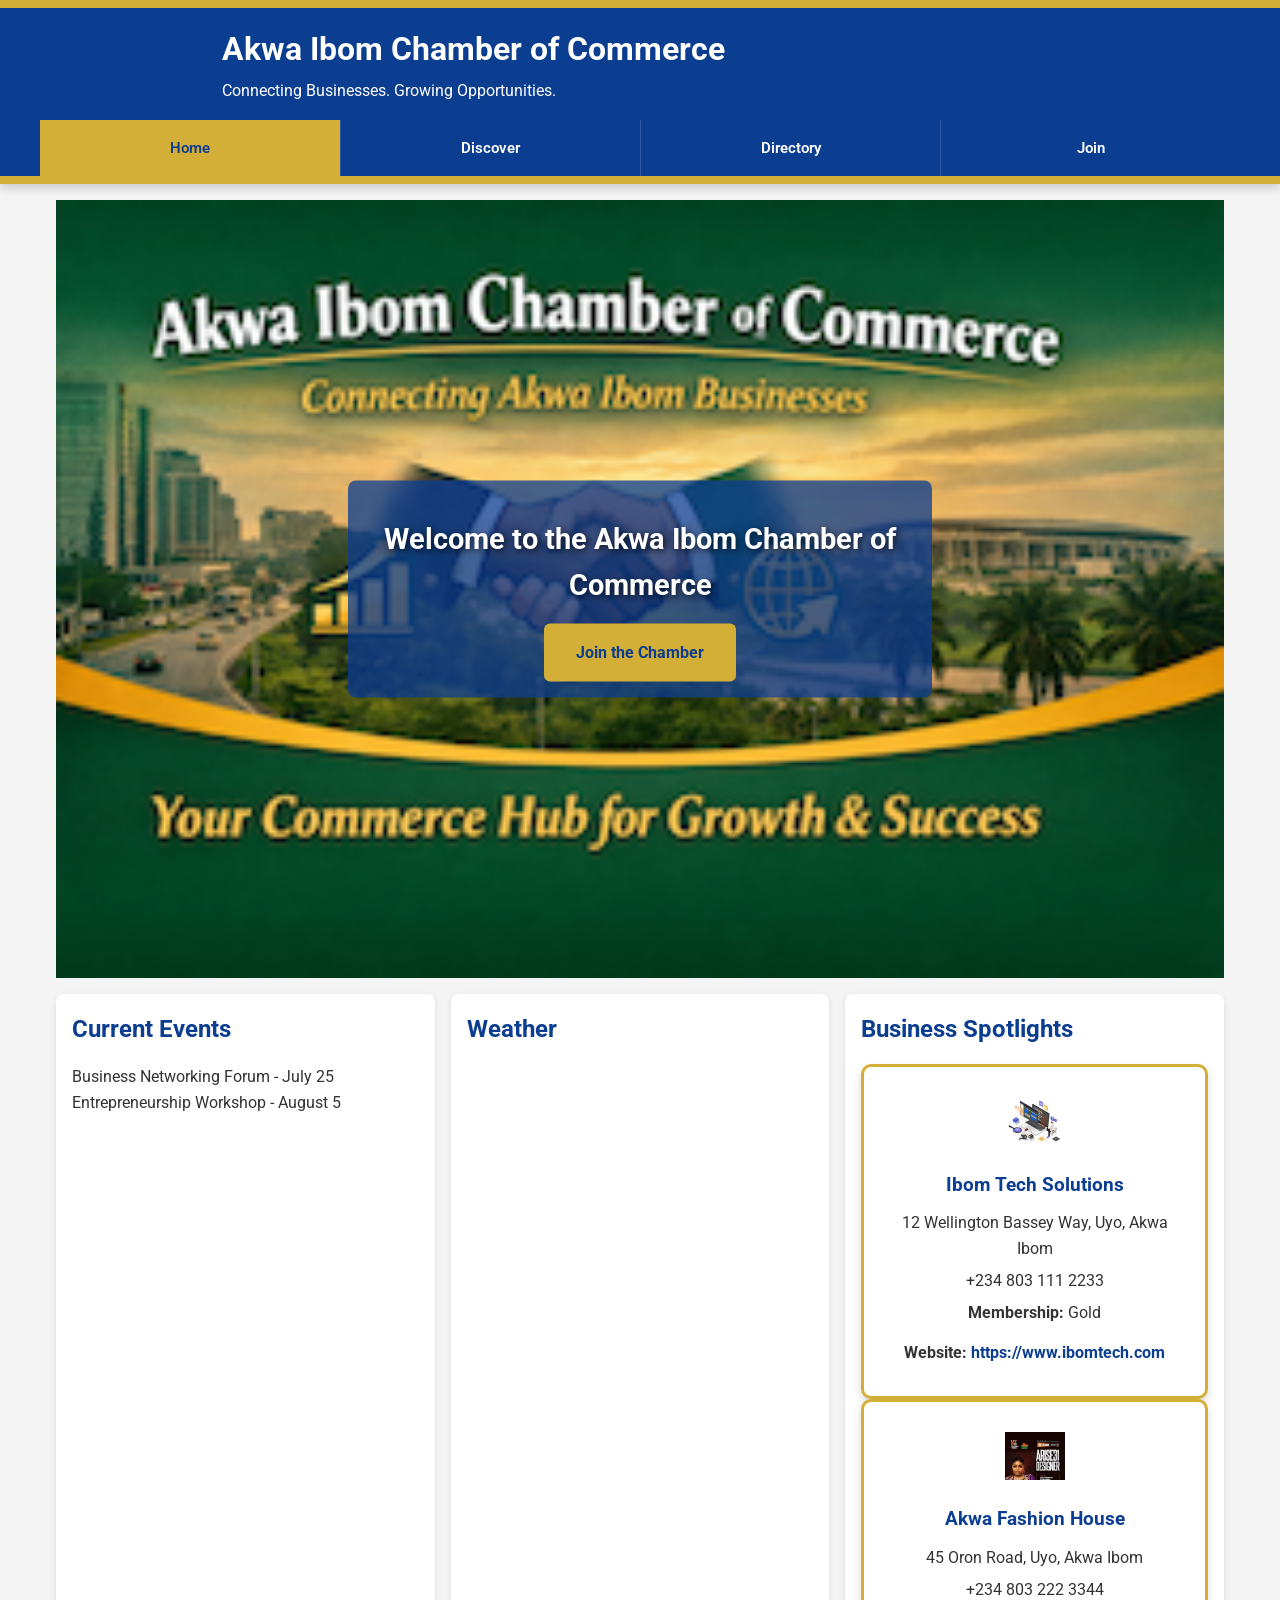
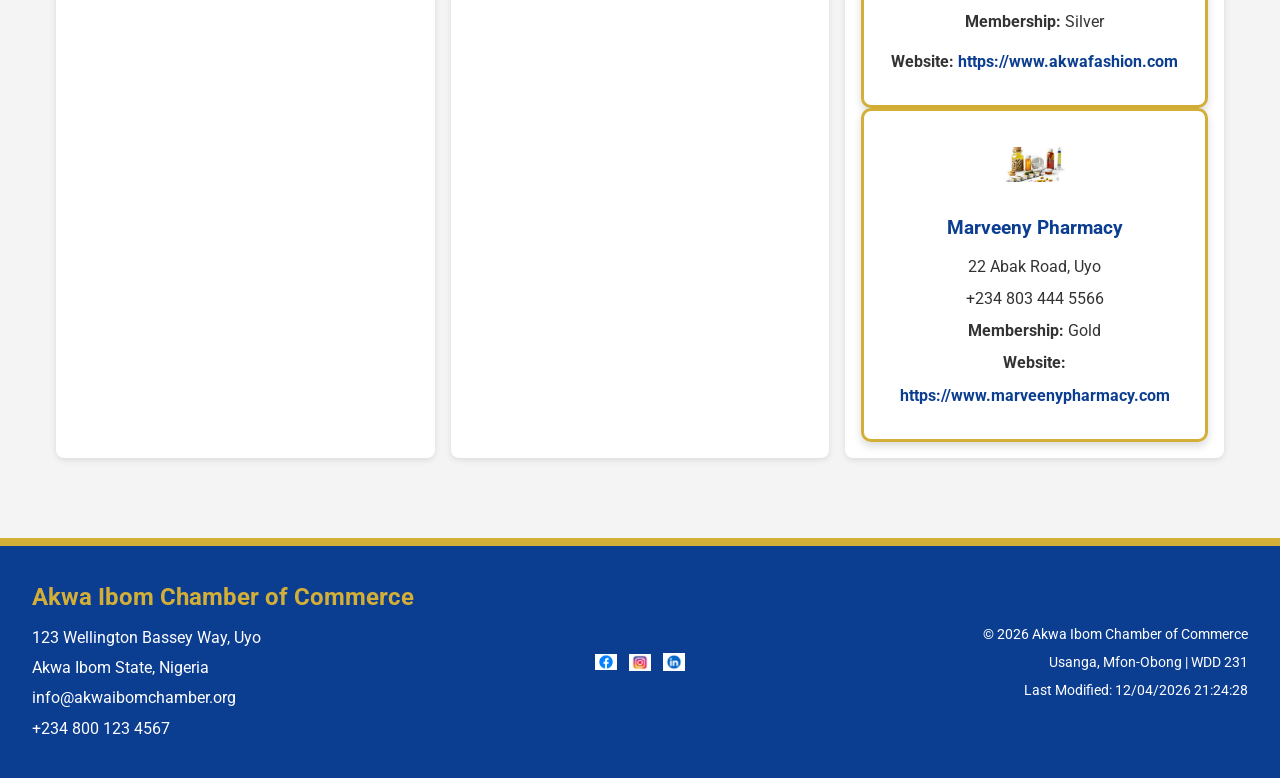
<file: chamber/index.html>
<!DOCTYPE html>
<html lang="en">

<head>
    <meta charset="UTF-8">
    <meta name="viewport" content="width=device-width, initial-scale=1.0">

    <title>Home | Akwa Ibom Chamber of Commerce</title>

    <meta name="description" content="Welcome to the Akwa Ibom Chamber of Commerce, connecting businesses, promoting growth, and supporting entrepreneurs in Akwa Ibom State.">
    <meta name="author" content="Usanga, Mfon-Obong">
    <meta property="og:title" content="Home | Akwa Ibom Chamber of Commerce">
    <meta property="og:description" content="Connecting businesses and promoting commerce in Akwa Ibom State.">
    <meta property="og:image" content="https://maccharmy.github.io/wdd231/chamber/images/hero-banner.png">
    <meta property="og:url" content="https://maccharmy.github.io/wdd231/chamber/index.html">
    <meta property="og:type" content="website">

    <link rel="icon" href="images/favicon.ico">

    <link rel="preconnect" href="https://fonts.googleapis.com">

    <link rel="preconnect" href="https://fonts.gstatic.com" crossorigin>

    <link href="https://fonts.googleapis.com/css2?family=Roboto:wght@400;500;700&display=swap" rel="stylesheet">

    <link rel="stylesheet" href="styles/normalize.css">
    <link rel="stylesheet" href="styles/small.css">
    <link rel="stylesheet" href="styles/larger.css">

    <script src="scripts/index.js" defer></script>
</head>

<body>

    <header>
        
        <div class="top-bar">

            <div class="site-name">
                <h2>Akwa Ibom Chamber of Commerce</h2>
                <p>Connecting Businesses. Growing Opportunities.</p>
            </div>

            <button id="menu" aria-label="Toggle Navigation Menu" aria-expanded="false">
                ☰
            </button>

        </div>

        <nav id="nav">

            <ul>

                <li><a href="index.html" class="active">Home</a></li>

                <li><a href="discover.html">Discover</a></li>

                <li><a href="directory.html">Directory</a></li>

                <li><a href="join.html">Join</a></li>

            </ul>

        </nav>

    </header>

    <main>

        <section class="hero">

            <img src="images/hero-banner.png" alt="Akwa Ibom Chamber of Commerce">

            <div class="hero-text">

                <h1>Welcome to the Akwa Ibom Chamber of Commerce</h1>

                <a href="join.html" class="cta-button">
                    Join the Chamber
                </a>

            </div>

        </section>

        <section class="home-grid">

            <section class="events">

                <h2>Current Events</h2>

                <p>Business Networking Forum - July 25</p>

                <p>Entrepreneurship Workshop - August 5</p>

            </section>

            <section class="weather">

                <h2>Weather</h2>

                <div id="current-weather"></div>

                <div id="forecast"></div>

            </section>

            <section class="spotlights">

                <h2>Business Spotlights</h2>

                <div id="spotlight-container"></div>

            </section>

        </section>

    </main>

    <footer>

        <div class="contact-info">

            <h2>Akwa Ibom Chamber of Commerce</h2>

            <p>123 Wellington Bassey Way, Uyo</p>

            <p>Akwa Ibom State, Nigeria</p>

            <p>info@akwaibomchamber.org</p>

            <p>+234 800 123 4567</p>

        </div>

        <div class="social">

            <a href="https://facebook.com" target="_blank" rel="noopener">
                <img src="images/facebook-gold.png" alt="Facebook icon">
            </a>

            <a href="https://instagram.com" target="_blank" rel="noopener">
                <img src="images/instagram-gold.png" alt="Instagram icon">
            </a>

            <a href="https://linkedin.com" target="_blank" rel="noopener">
                <img src="images/linkedin-gold.png" alt="LinkedIn icon">
            </a>

        </div>

        <div class="development-info">

            <p>
                &copy;
                <span id="year"></span>
                Akwa Ibom Chamber of Commerce
            </p>

            <p>
                Usanga, Mfon-Obong | WDD 231
            </p>

            <p>
                Last Modified:
                <span id="lastModified"></span>
            </p>

        </div>

    </footer>


</body>

</html>
</file>
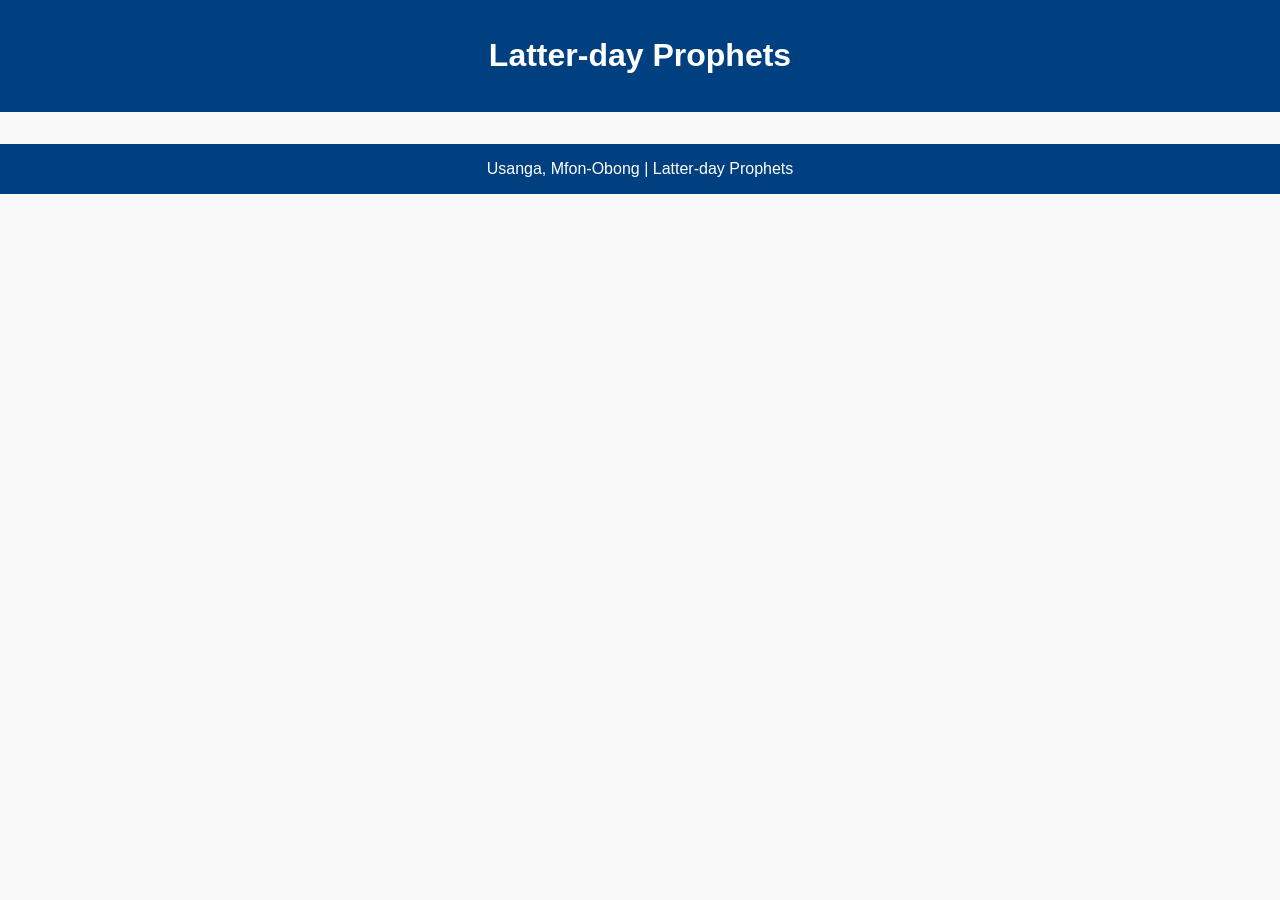
<file: prophets.html>
<!DOCTYPE html>
<html lang="en">

<head>
    <meta charset="UTF-8">
    <meta name="description" content="Latter-day Prophets data display using Fetch API">
    <meta name="author" content="Usanga, Mfon-Obong">
    <meta name="viewport" content="width=device-width, initial-scale=1.0">
    <title>Latter-day Prophets</title>
    <link rel="stylesheet" href="styles/prophets.css">
    <script src="scripts/prophets.js" defer></script>
</head>

<body>
    <header>
        <h1>Latter-day Prophets</h1>
    </header>
    <main>
        <div id="cards"></div>
    </main>
    <footer>
        Usanga, Mfon-Obong | Latter-day Prophets
    </footer>
</body>

</html>
</file>
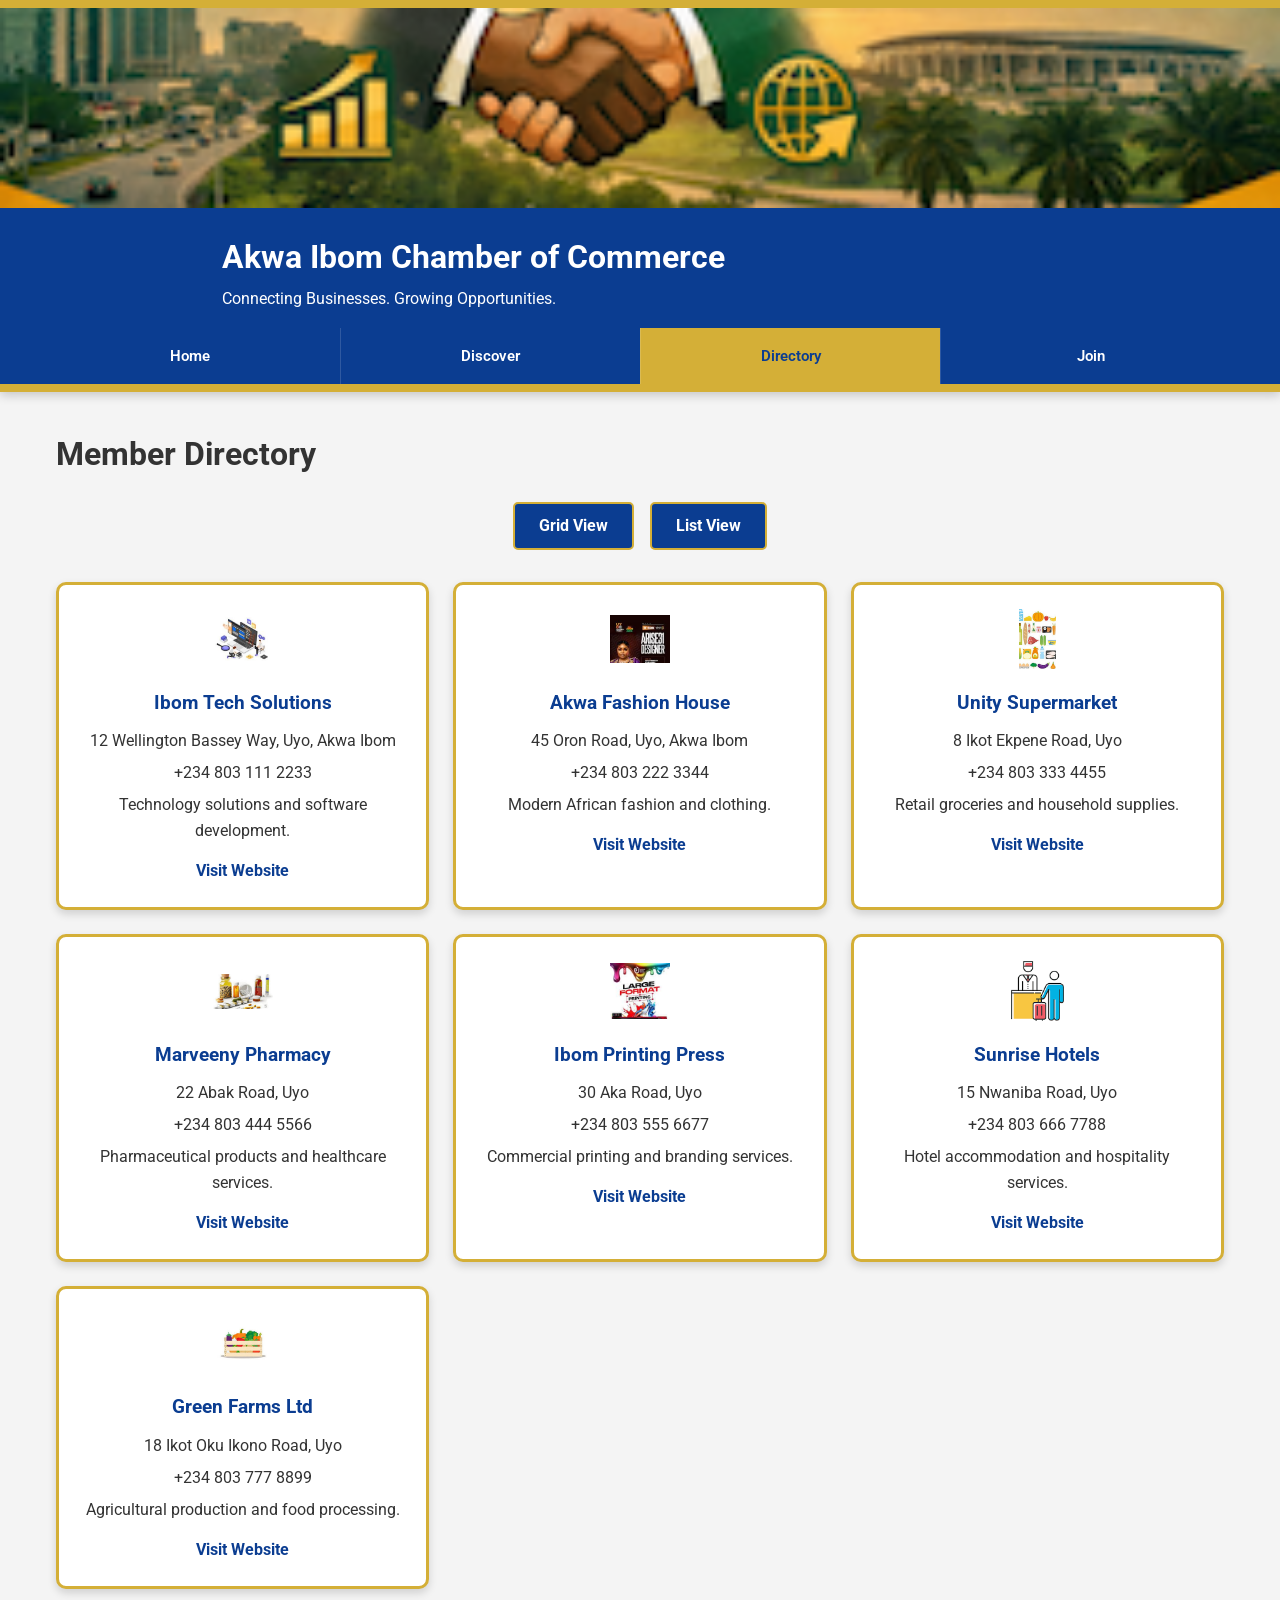
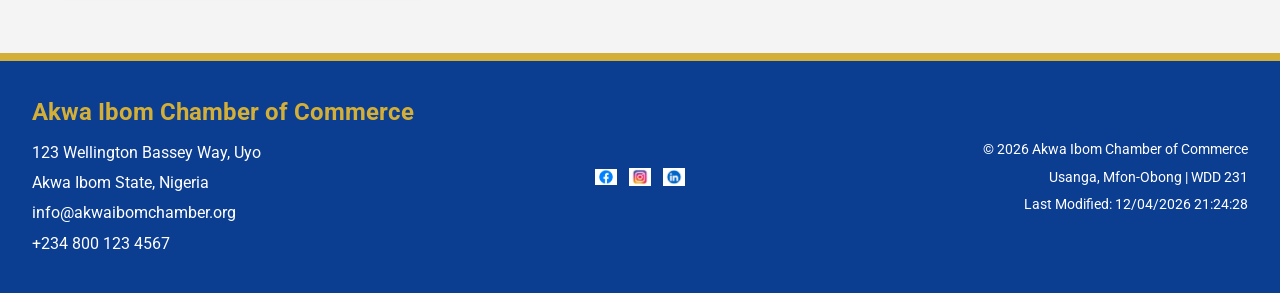
<file: chamber/directory.html>
<!DOCTYPE html>
<html lang="en">

<head>
    <meta charset="UTF-8">
    <meta name="viewport" content="width=device-width, initial-scale=1.0">

    <title>Directory | Akwa Ibom Chamber of Commerce</title>

    <meta name="description" content="Directory of members of the Akwa Ibom Chamber of Commerce.">
    <meta name="author" content="Usanga, Mfon-Obong">

    <meta property="og:title" content="Akwa Ibom Chamber of Commerce">
    <meta property="og:description" content="Connecting businesses and promoting commerce in Akwa Ibom State.">
    <meta property="og:image" content="https://maccharmy.github.io/wdd231/chamber/images/hero-banner.png">
    <meta property="og:url" content="https://maccharmy.github.io/wdd231/chamber/directory.html">
    <meta property="og:type" content="website">

    <link rel="icon" href="images/favicon.ico">

    <link rel="preconnect" href="https://fonts.googleapis.com">

    <link rel="preconnect" href="https://fonts.gstatic.com" crossorigin>

    <link href="https://fonts.googleapis.com/css2?family=Roboto:wght@400;500;700&display=swap" rel="stylesheet">

    <link rel="stylesheet" href="styles/normalize.css">
    <link rel="stylesheet" href="styles/small.css">
    <link rel="stylesheet" href="styles/larger.css">

    <script src="scripts/directory.js" defer></script>
</head>

<body>

    <header>

        <img src="images/hero-banner.png" alt="Akwa Ibom Chamber of Commerce Logo" class="hero-banner">

        <div class="top-bar">

            <div class="site-name">
                <h2>Akwa Ibom Chamber of Commerce</h2>
                <p>Connecting Businesses. Growing Opportunities.</p>
            </div>

            <button id="menu" aria-label="Toggle Navigation Menu" aria-expanded="false">
                ☰
            </button>

        </div>

        <nav id="nav">

            <ul>

                <li><a href="index.html">Home</a></li>

                <li><a href="discover.html">Discover</a></li>

                <li><a href="directory.html" class="active">Directory</a></li>

                <li><a href="join.html">Join</a></li>

            </ul>

        </nav>

    </header>

    <main>

        <h1>Member Directory</h1>

        <div class="view-buttons">

            <button id="grid">
                Grid View
            </button>

            <button id="list">
                List View
            </button>

        </div>

        <div id="members" class="grid">

        </div>


    </main>

    <footer>

        <div class="contact-info">

            <h2>Akwa Ibom Chamber of Commerce</h2>

            <p>123 Wellington Bassey Way, Uyo</p>

            <p>Akwa Ibom State, Nigeria</p>

            <p>info@akwaibomchamber.org</p>

            <p>+234 800 123 4567</p>

        </div>

        <div class="social">

            <a href="https://facebook.com" target="_blank" rel="noopener">
                <img src="images/facebook-gold.png" alt="Facebook icon">
            </a>

            <a href="https://instagram.com" target="_blank" rel="noopener">
                <img src="images/instagram-gold.png" alt="Instagram icon">
            </a>

            <a href="https://linkedin.com" target="_blank" rel="noopener">
                <img src="images/linkedin-gold.png" alt="LinkedIn icon">
            </a>

        </div>

        <div class="development-info">

            <p>
                &copy;
                <span id="year"></span>
                Akwa Ibom Chamber of Commerce
            </p>

            <p>
                Usanga, Mfon-Obong | WDD 231
            </p>

            <p>
                Last Modified:
                <span id="lastModified"></span>
            </p>

        </div>

    </footer>


</body>

</html>
</file>
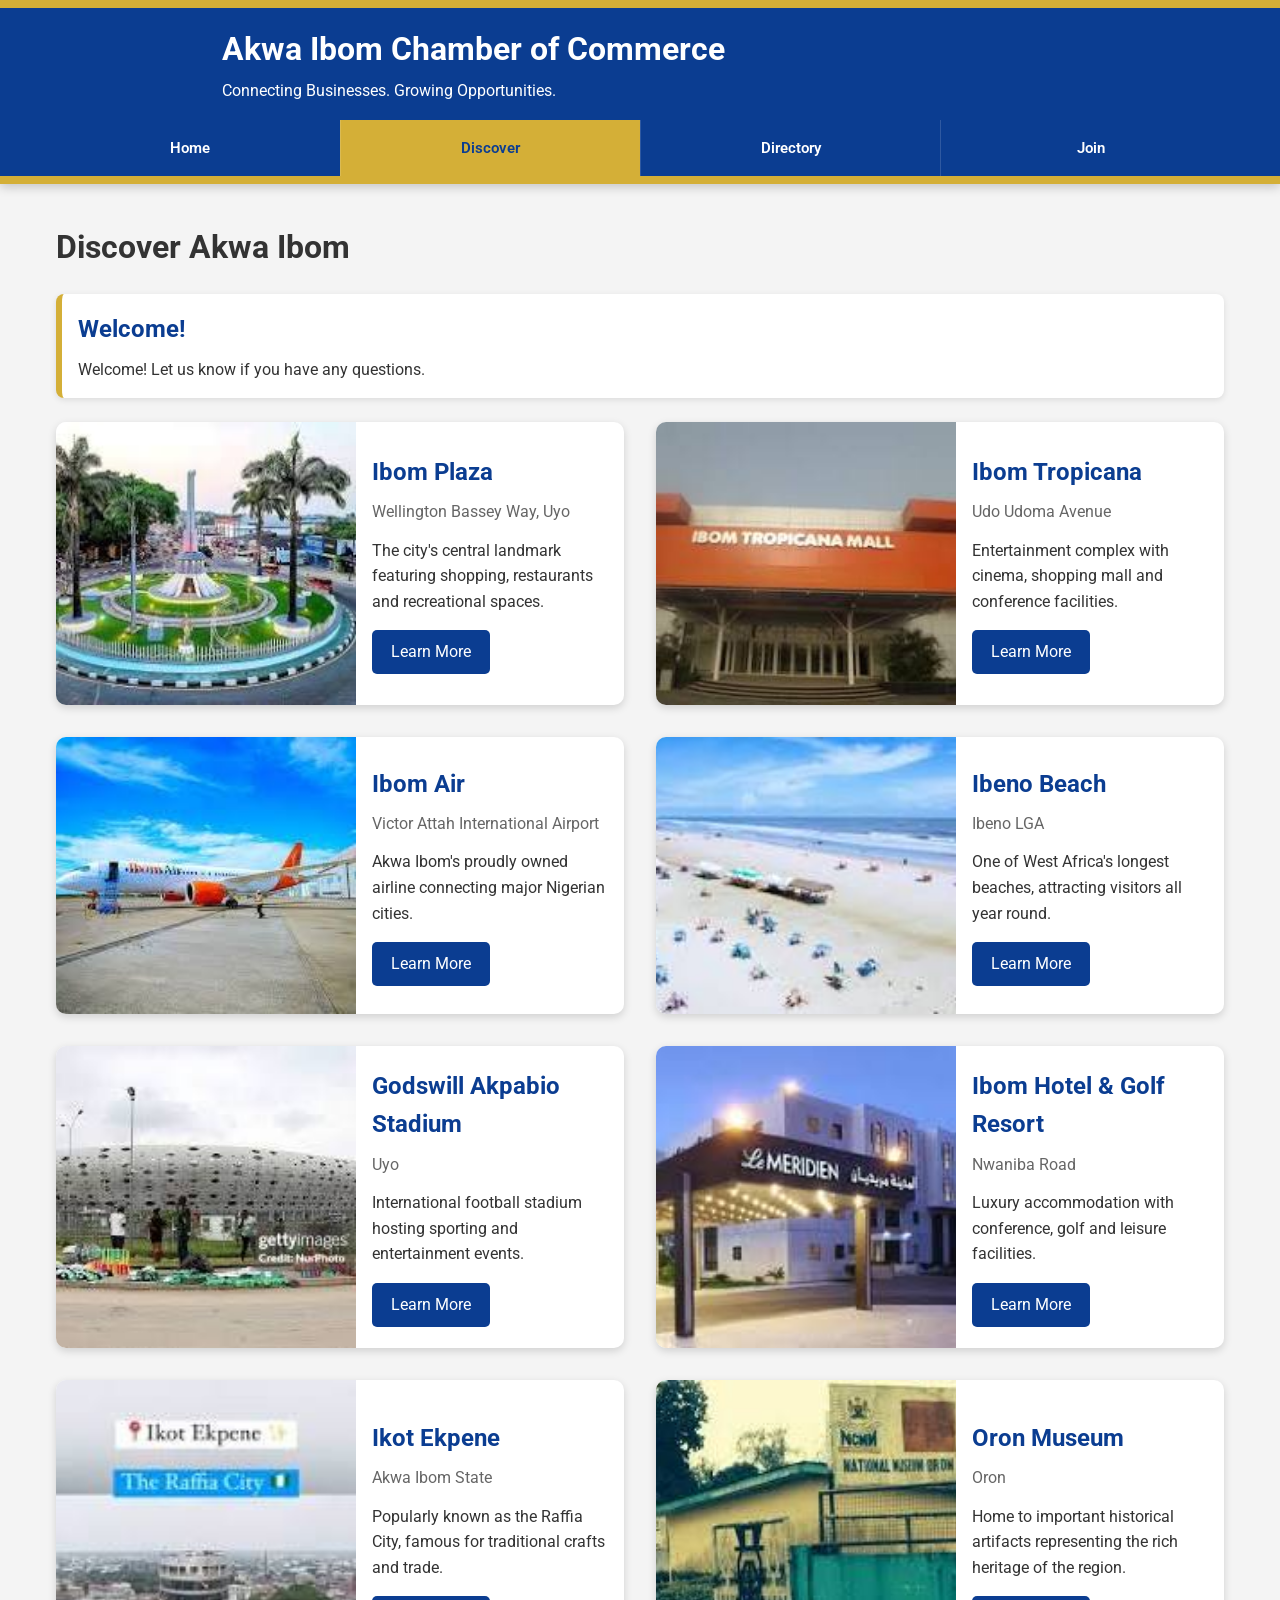
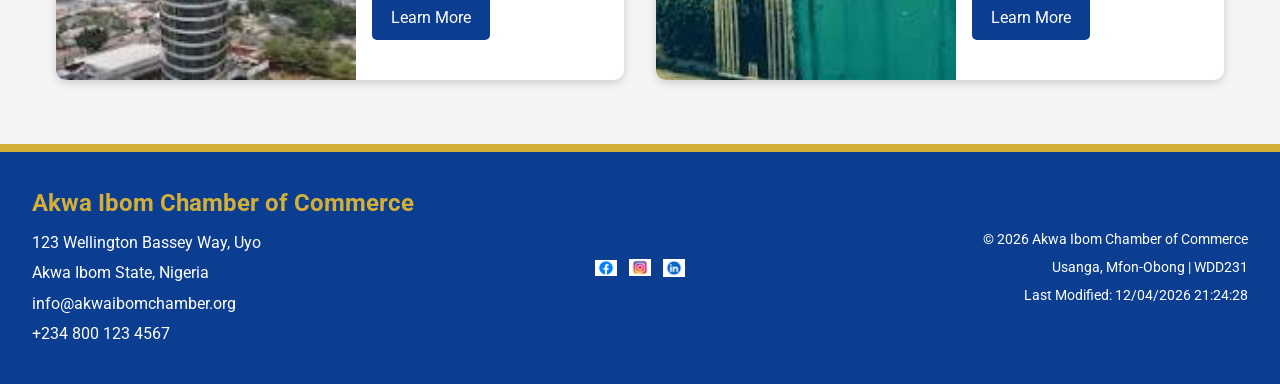
<file: chamber/discover.html>
<!DOCTYPE html>
<html lang="en">

<head>
    <meta charset="UTF-8">
    <meta name="viewport" content="width=device-width, initial-scale=1.0">

    <title>Discover | Akwa Ibom Chamber of Commerce</title>

    <meta name="description" content="Discover attractions, culture, businesses and opportunities in Akwa Ibom State.">

    <meta name="author" content="Usanga, Mfon-Obong">

    <meta property="og:title" content="Discover | Akwa Ibom Chamber of Commerce">
    <meta property="og:description" content="Discover the best attractions and opportunities in Akwa Ibom State.">
    <meta property="og:image" content="https://maccharmy.github.io/wdd231/chamber/images/hero-banner.png">
    <meta property="og:url" content="https://maccharmy.github.io/wdd231/chamber/discover.html">
    <meta property="og:type" content="website">

    <link rel="icon" href="images/favicon.ico">

    <link rel="preconnect" href="https://fonts.googleapis.com">

    <link rel="preconnect" href="https://fonts.gstatic.com" crossorigin>

    <link href="https://fonts.googleapis.com/css2?family=Roboto:wght@400;500;700&display=swap" rel="stylesheet">

    <link rel="stylesheet" href="styles/normalize.css">
    <link rel="stylesheet" href="styles/small.css">
    <link rel="stylesheet" href="styles/larger.css">

    <script src="scripts/discover.js" defer></script>

</head>

<body>

    <header>

        <div class="top-bar">

            <div class="site-name">
                <h2>Akwa Ibom Chamber of Commerce</h2>
                <p>Connecting Businesses. Growing Opportunities.</p>
            </div>

            <button id="menu" aria-label="Toggle Navigation Menu" aria-expanded="false">
                ☰
            </button>

        </div>

        <nav id="nav">

            <ul>

                <li><a href="index.html">Home</a></li>

                <li><a href="discover.html" class="active">Discover</a></li>

                <li><a href="directory.html">Directory</a></li>

                <li><a href="join.html">Join</a></li>

            </ul>

        </nav>

    </header>

    <main>

        <h1>Discover Akwa Ibom</h1>

        <aside class="visitor-message">

            <h2>Welcome!</h2>

            <p id="visitMessage"></p>

        </aside>

        <section class="discover-grid">

            <article class="discover-card">

                <img src="images/ibom-plaza.jpg" alt="Ibom Plaza" loading="lazy" width="400" height="250">

                <div>

                    <h2>Ibom Plaza</h2>

                    <address>Wellington Bassey Way, Uyo</address>

                    <p>
                        The city's central landmark featuring shopping,
                        restaurants and recreational spaces.
                    </p>

                    <button>Learn More</button>

                </div>

            </article>

            <article class="discover-card">

                <img src="images/ibom-tropicana.jpg" alt="Ibom Tropicana" loading="lazy" width="400" height="250">

                <div>

                    <h2>Ibom Tropicana</h2>

                    <address>Udo Udoma Avenue</address>

                    <p>
                        Entertainment complex with cinema,
                        shopping mall and conference facilities.
                    </p>

                    <button>Learn More</button>

                </div>

            </article>

            <article class="discover-card">

                <img src="images/ibom-air.jpg" alt="Ibom Air" loading="lazy" width="400" height="250">

                <div>

                    <h2>Ibom Air</h2>

                    <address>Victor Attah International Airport</address>

                    <p>
                        Akwa Ibom's proudly owned airline connecting
                        major Nigerian cities.
                    </p>

                    <button>Learn More</button>

                </div>

            </article>

            <article class="discover-card">

                <img src="images/ibeno-beach.jpg" alt="Ibeno Beach" loading="lazy" width="400" height="250">

                <div>

                    <h2>Ibeno Beach</h2>

                    <address>Ibeno LGA</address>

                    <p>
                        One of West Africa's longest beaches,
                        attracting visitors all year round.
                    </p>

                    <button>Learn More</button>

                </div>

            </article>

            <article class="discover-card">

                <img src="images/godswill-akpabio-stadium.jpg" alt="Godswill Akpabio Stadium" loading="lazy" width="400"
                    height="250">

                <div>

                    <h2>Godswill Akpabio Stadium</h2>

                    <address>Uyo</address>

                    <p>
                        International football stadium hosting
                        sporting and entertainment events.
                    </p>

                    <button>Learn More</button>

                </div>

            </article>

            <article class="discover-card">

                <img src="images/le-meridien.jpg" alt="Ibom Hotel and Golf Resort" loading="lazy" width="400"
                    height="250">

                <div>

                    <h2>Ibom Hotel & Golf Resort</h2>

                    <address>Nwaniba Road</address>

                    <p>
                        Luxury accommodation with conference,
                        golf and leisure facilities.
                    </p>

                    <button>Learn More</button>

                </div>

            </article>

            <article class="discover-card">

                <img src="images/raffia-city.jpg" alt="Ikot Ekpene" loading="lazy" width="400" height="250">

                <div>

                    <h2>Ikot Ekpene</h2>

                    <address>Akwa Ibom State</address>

                    <p>
                        Popularly known as the Raffia City,
                        famous for traditional crafts and trade.
                    </p>

                    <button>Learn More</button>

                </div>

            </article>

            <article class="discover-card">

                <img src="images/oron-museum.jpg" alt="Oron Museum" loading="lazy" width="400" height="250">

                <div>

                    <h2>Oron Museum</h2>

                    <address>Oron</address>

                    <p>
                        Home to important historical artifacts
                        representing the rich heritage of the region.
                    </p>

                    <button>Learn More</button>

                </div>

            </article>

        </section>

    </main>

    <footer>

        <div class="contact-info">

            <h2>Akwa Ibom Chamber of Commerce</h2>

            <p>123 Wellington Bassey Way, Uyo</p>

            <p>Akwa Ibom State, Nigeria</p>

            <p>info@akwaibomchamber.org</p>

            <p>+234 800 123 4567</p>

        </div>

        <div class="social">

            <a href="https://facebook.com" target="_blank" rel="noopener">
                <img src="images/facebook-gold.png" alt="Facebook">
            </a>

            <a href="https://instagram.com" target="_blank" rel="noopener">
                <img src="images/instagram-gold.png" alt="Instagram">
            </a>

            <a href="https://linkedin.com" target="_blank" rel="noopener">
                <img src="images/linkedin-gold.png" alt="LinkedIn">
            </a>

        </div>

        <div class="development-info">

            <p>&copy;
                <span id="year"></span>
                Akwa Ibom Chamber of Commerce
            </p>

            <p>Usanga, Mfon-Obong | WDD231</p>

            <p>
                Last Modified:
                <span id="lastModified"></span>
            </p>

        </div>

    </footer>

</body>

</html>
</file>
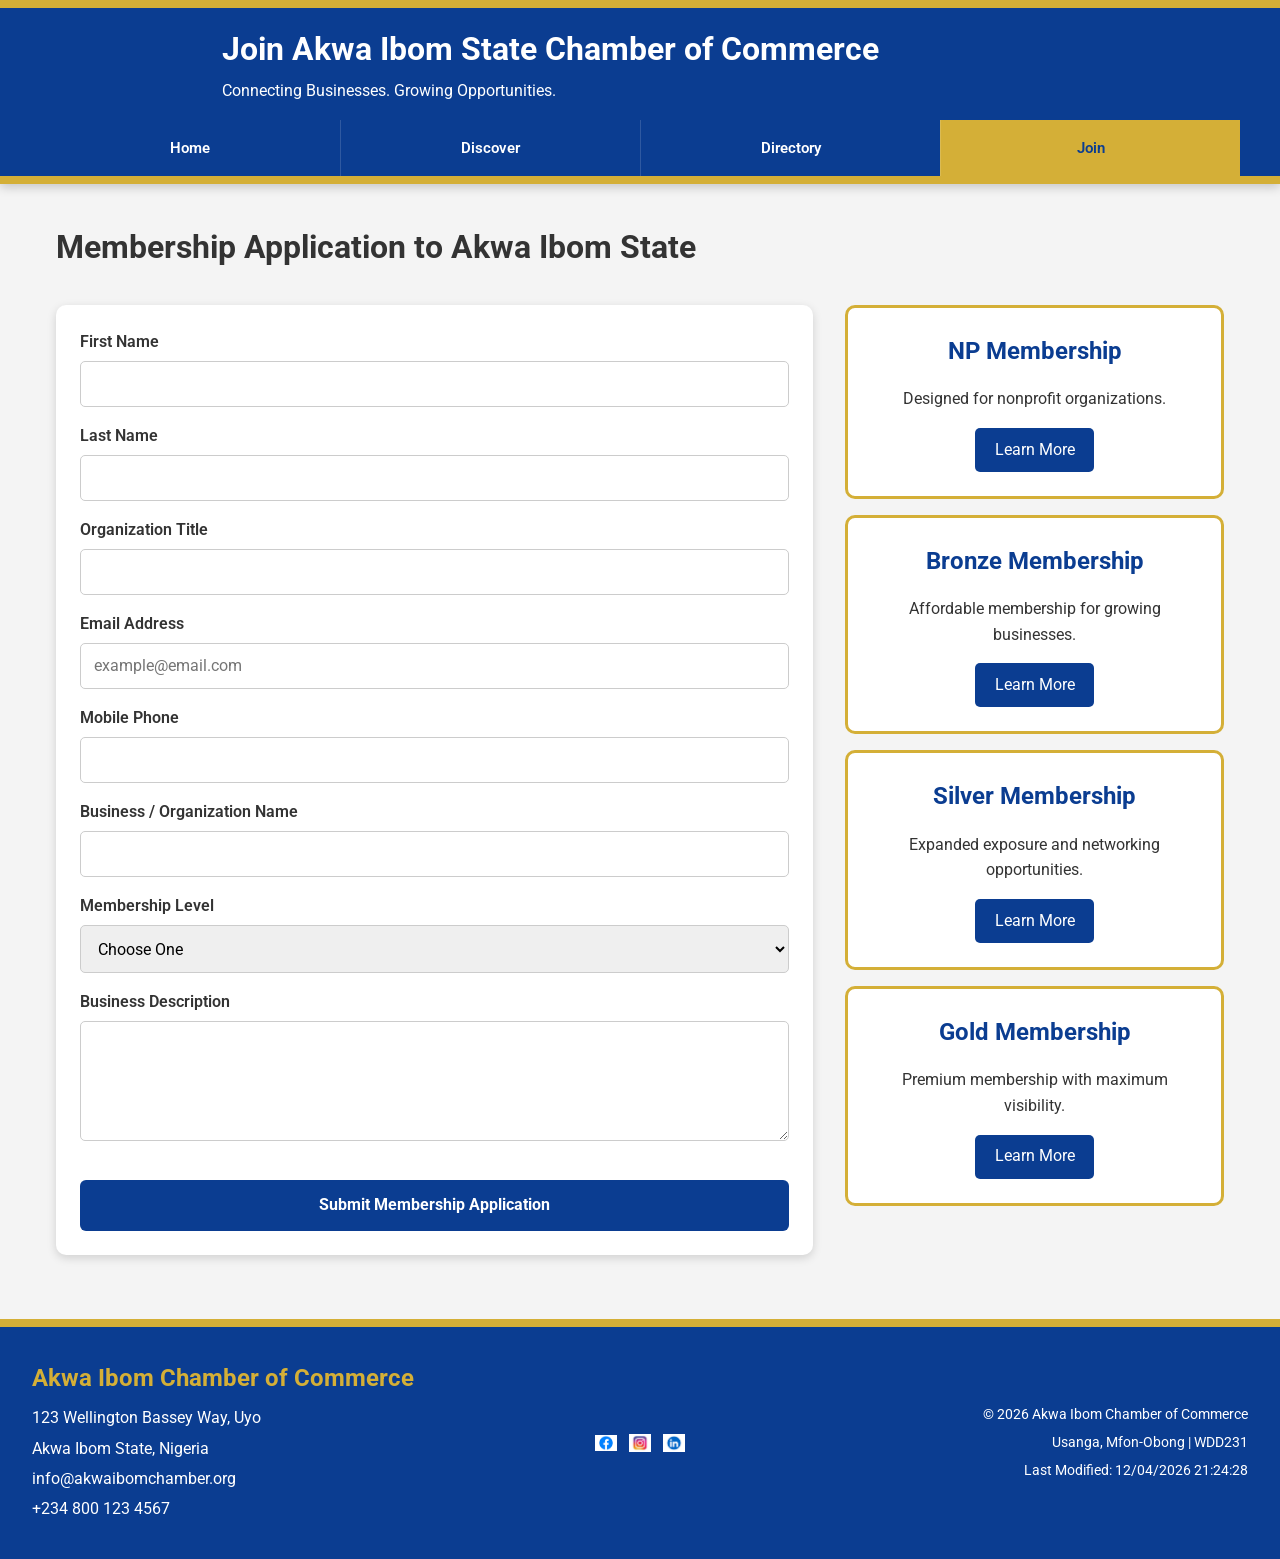
<file: chamber/join.html>
<!DOCTYPE html>
<html lang="en">

<head>
    <meta charset="UTF-8">
    <meta name="viewport" content="width=device-width, initial-scale=1.0">

    <title>Join | Join Akwa Ibom State Chamber of Commerce</title>

    <meta name="description" content="Apply for membership in the Akwa Ibom State Chamber of Commerce.">

    <meta name="author" content="Usanga, Mfon-Obong Effiong">

    <meta property="og:title" content="Join | Join Akwa Ibom State Chamber of Commerce">
    <meta property="og:description" content="Become a member of the Akwa Ibom State Chamber of Commerce; the hub for businesses.">
    <meta property="og:image" content="https://maccharmy.github.io/wdd231/chamber/images/hero-banner.png">
    <meta property="og:url" content="https://maccharmy.github.io/wdd231/chamber/join.html">
    <meta property="og:type" content="website">

    <link rel="icon" href="images/favicon.ico">

    <link rel="preconnect" href="https://fonts.googleapis.com">
    <link rel="preconnect" href="https://fonts.gstatic.com" crossorigin>

    <link href="https://fonts.googleapis.com/css2?family=Roboto:wght@400;500;700&display=swap" rel="stylesheet">

    <link rel="stylesheet" href="styles/normalize.css">
    <link rel="stylesheet" href="styles/small.css">
    <link rel="stylesheet" href="styles/larger.css">

    <script src="scripts/join.js" defer></script>

</head>

<body>

    <header>

        <div class="top-bar">

            <div class="site-name">
                <h2>Join Akwa Ibom State Chamber of Commerce</h2>
                <p>Connecting Businesses. Growing Opportunities.</p>
            </div>

            <button id="menu" aria-label="Navigation Menu" aria-expanded="false">
                ☰
            </button>

        </div>

        <nav id="nav">

            <ul>

                <li><a href="index.html">Home</a></li>

                <li><a href="discover.html">Discover</a></li>

                <li><a href="directory.html">Directory</a></li>

                <li><a href="join.html" class="active">Join</a></li>

            </ul>

        </nav>

    </header>

    <main>

        <h1>Membership Application to Akwa Ibom State </h1>

        <div class="join-layout">

            <form method="get" action="thankyou.html">

                <label>
                    First Name
                    <input type="text" name="first" title="First Name" autocomplete="given-name" required>
                </label>

                <label>
                    Last Name
                    <input type="text" name="last" title="Last Name" autocomplete="family-name" required>
                </label>

                <label>
                    Organization Title
                    <input type="text" name="orgtitle" title="Organization Title" autocomplete="organization-title"
                        pattern="[A-Za-z\s\-]{7,}">
                </label>

                <label>
                    Email Address
                    <input type="email" name="email" title="Email Address" autocomplete="email"
                        placeholder="example@email.com" required>
                </label>

                <label>
                    Mobile Phone
                    <input type="tel" name="phone" title="Mobile Phone" autocomplete="tel" required>
                </label>

                <label>
                    Business / Organization Name
                    <input type="text" name="organization" title="Organization Name" autocomplete="organization"
                        required>
                </label>

                <label>
                    Membership Level

                    <select name="membership" required>

                        <option value="">Choose One</option>

                        <option value="np">
                            NP Membership
                        </option>

                        <option value="bronze">
                            Bronze Membership
                        </option>

                        <option value="silver">
                            Silver Membership
                        </option>

                        <option value="gold">
                            Gold Membership
                        </option>

                    </select>

                </label>

                <label>
                    Business Description

                    <textarea name="description" title="Business Description" rows="5"></textarea>

                </label>

                <input type="hidden" id="timestamp" name="timestamp">

                <input type="submit" value="Submit Membership Application" class="submit-btn">

            </form>

            <div class="membership-cards">

                <section class="membership-card">

                    <h2>NP Membership</h2>

                    <p>Designed for nonprofit organizations.</p>

                    <button type="button" data-dialog="npDialog">
                        Learn More
                    </button>

                </section>

                <section class="membership-card">

                    <h2>Bronze Membership</h2>

                    <p>Affordable membership for growing businesses.</p>

                    <button type="button" data-dialog="bronzeDialog">
                        Learn More
                    </button>

                </section>

                <section class="membership-card">

                    <h2>Silver Membership</h2>

                    <p>Expanded exposure and networking opportunities.</p>

                    <button type="button" data-dialog="silverDialog">
                        Learn More
                    </button>

                </section>

                <section class="membership-card">

                    <h2>Gold Membership</h2>

                    <p>Premium membership with maximum visibility.</p>

                    <button type="button" data-dialog="goldDialog">
                        Learn More
                    </button>

                </section>

            </div>

        </div>

        <dialog id="npDialog">

            <h2>NP Membership</h2>

            <ul>

                <li>No Membership Fee</li>

                <li>Networking Events</li>

                <li>Community Programs</li>

                <li>Business Directory Listing</li>

            </ul>

            <button class="closeDialog">
                Close
            </button>

        </dialog>

        <dialog id="bronzeDialog">

            <h2>Bronze Membership</h2>

            <ul>

                <li>Everything in NP</li>

                <li>Monthly Newsletter</li>

                <li>Business Workshops</li>

                <li>Event Invitations</li>

            </ul>

            <button class="closeDialog">
                Close
            </button>

        </dialog>

        <dialog id="silverDialog">

            <h2>Silver Membership</h2>

            <ul>

                <li>Everything in Bronze</li>

                <li>Advertising Discounts</li>

                <li>Training Programs</li>

                <li>Priority Networking</li>

            </ul>

            <button class="closeDialog">
                Close
            </button>

        </dialog>


        <dialog id="goldDialog">

            <h2>Gold Membership</h2>

            <ul>

                <li>Everything in Silver</li>

                <li>Homepage Spotlight</li>

                <li>Premium Advertising</li>

                <li>VIP Chamber Events</li>

                <li>Sponsorship Opportunities</li>

            </ul>

            <button class="closeDialog">
                Close
            </button>

        </dialog>

    </main>

    <footer>

        <div class="contact-info">

            <h2>Akwa Ibom Chamber of Commerce</h2>

            <p>123 Wellington Bassey Way, Uyo</p>

            <p>Akwa Ibom State, Nigeria</p>

            <p>info@akwaibomchamber.org</p>

            <p>+234 800 123 4567</p>

        </div>

        <div class="social">

            <a href="https://facebook.com">
                <img src="images/facebook-gold.png" alt="logo of Facebook">
            </a>

            <a href="https://instagram.com">
                <img src="images/instagram-gold.png" alt="logo of Instagram">
            </a>

            <a href="https://linkedin.com">
                <img src="images/linkedin-gold.png" alt="logo of LinkedIn">
            </a>

        </div>

        <div class="development-info">

            <p>
                &copy;
                <span id="year"></span>
                Akwa Ibom Chamber of Commerce
            </p>

            <p>
                Usanga, Mfon-Obong | WDD231
            </p>

            <p>
                Last Modified:
                <span id="lastModified"></span>
            </p>

        </div>

    </footer>

</body>

</html>
</file>
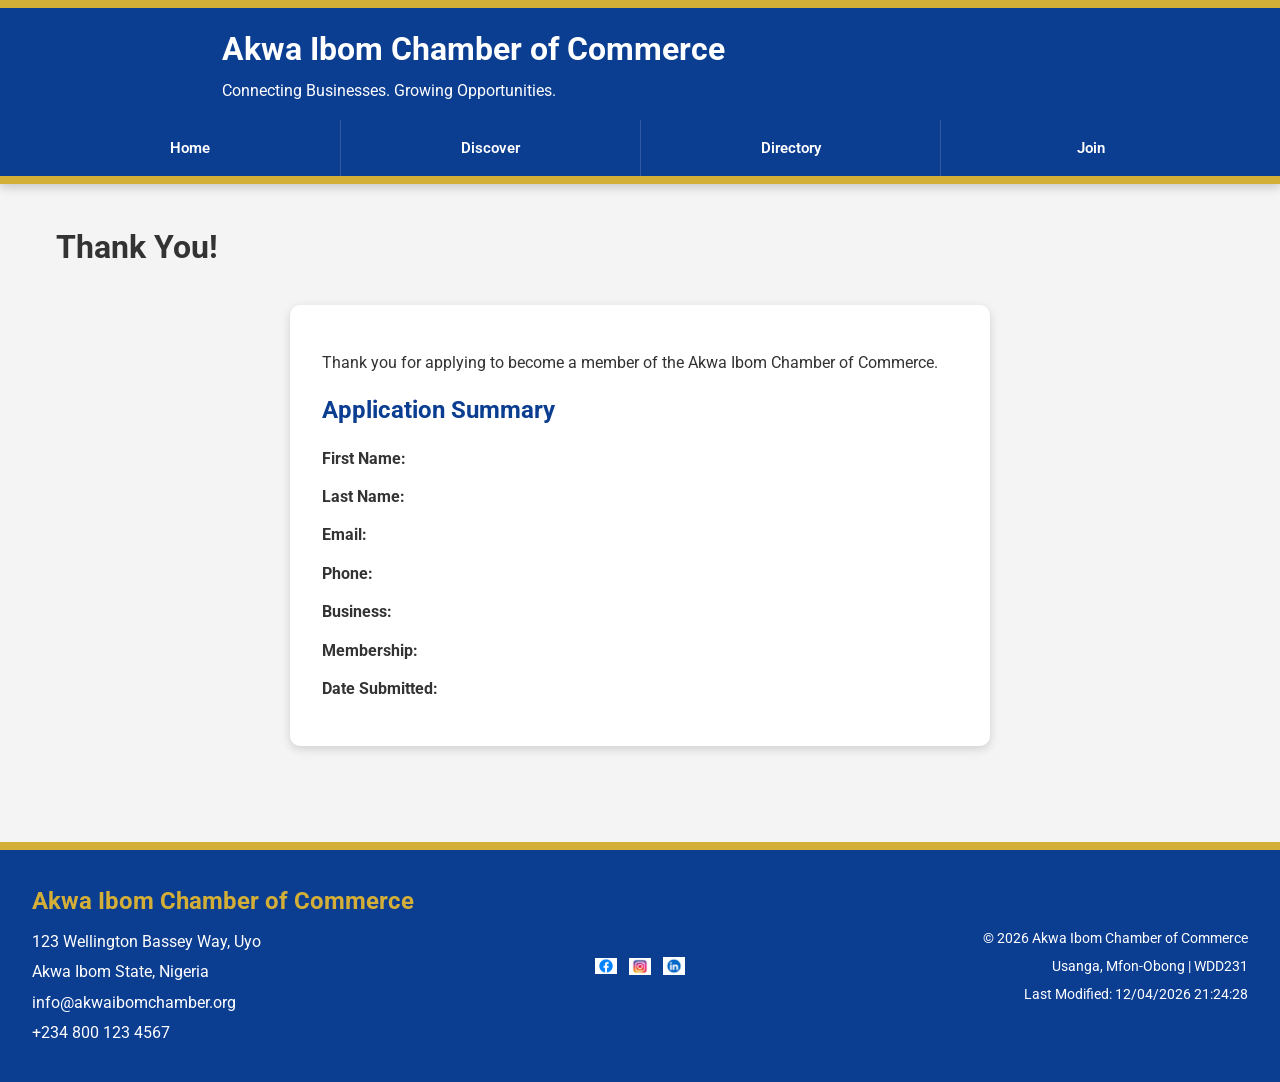
<file: chamber/thankyou.html>
<!DOCTYPE html>
<html lang="en">

<head>
    <meta charset="UTF-8">
    <meta name="viewport" content="width=device-width, initial-scale=1.0">

    <title>Thank You | Akwa Ibom Chamber of Commerce</title>

    <meta name="description" content="Thank you for applying to join the Akwa Ibom Chamber of Commerce.">
    <meta name="author" content="Usanga, Mfon-Obong">

    <link rel="icon" href="images/favicon.ico">

    <link rel="preconnect" href="https://fonts.googleapis.com">

    <link rel="preconnect" href="https://fonts.gstatic.com" crossorigin>

    <link href="https://fonts.googleapis.com/css2?family=Roboto:wght@400;500;700&display=swap" rel="stylesheet">

    <link rel="stylesheet" href="styles/normalize.css">
    <link rel="stylesheet" href="styles/small.css">
    <link rel="stylesheet" href="styles/larger.css">

    <script src="scripts/thankyou.js" defer></script>

</head>

<body>

    <header>

        <div class="top-bar">

            <div class="site-name">

                <h2>Akwa Ibom Chamber of Commerce</h2>

                <p>Connecting Businesses. Growing Opportunities.</p>

            </div>

            <button id="menu" aria-label="Navigation Menu" aria-expanded="false">
                ☰
            </button>

        </div>

        <nav id="nav">

            <ul>

                <li><a href="index.html">Home</a></li>

                <li><a href="discover.html">Discover</a></li>

                <li><a href="directory.html">Directory</a></li>

                <li><a href="join.html">Join</a></li>

            </ul>

        </nav>

    </header>

    <main>

        <h1>Thank You!</h1>

        <section class="thankyou-card">

            <p>
                Thank you for applying to become a member of the
                Akwa Ibom Chamber of Commerce.
            </p>

            <h2>Application Summary</h2>

            <p><strong>First Name:</strong> <span id="first"></span></p>

            <p><strong>Last Name:</strong> <span id="last"></span></p>

            <p><strong>Email:</strong> <span id="email"></span></p>

            <p><strong>Phone:</strong> <span id="phone"></span></p>

            <p><strong>Business:</strong> <span id="organization"></span></p>

            <p><strong>Membership:</strong> <span id="membership"></span></p>

            <p><strong>Date Submitted:</strong> <span id="timestamp"></span></p>

        </section>

    </main>

    <footer>

        <div class="contact-info">

            <h2>Akwa Ibom Chamber of Commerce</h2>

            <p>123 Wellington Bassey Way, Uyo</p>

            <p>Akwa Ibom State, Nigeria</p>

            <p>info@akwaibomchamber.org</p>

            <p>+234 800 123 4567</p>

        </div>

        <div class="social">

            <a href="https://facebook.com">
                <img src="images/facebook-gold.png" alt="Facebook">
            </a>

            <a href="https://instagram.com">
                <img src="images/instagram-gold.png" alt="Instagram">
            </a>

            <a href="https://linkedin.com">
                <img src="images/linkedin-gold.png" alt="LinkedIn">
            </a>

        </div>

        <div class="development-info">

            <p>
                &copy;
                <span id="year"></span>
                Akwa Ibom Chamber of Commerce
            </p>

            <p>
                Usanga, Mfon-Obong | WDD231
            </p>

            <p>
                Last Modified:
                <span id="lastModified"></span>
            </p>

        </div>

    </footer>

</body>

</html>
</file>
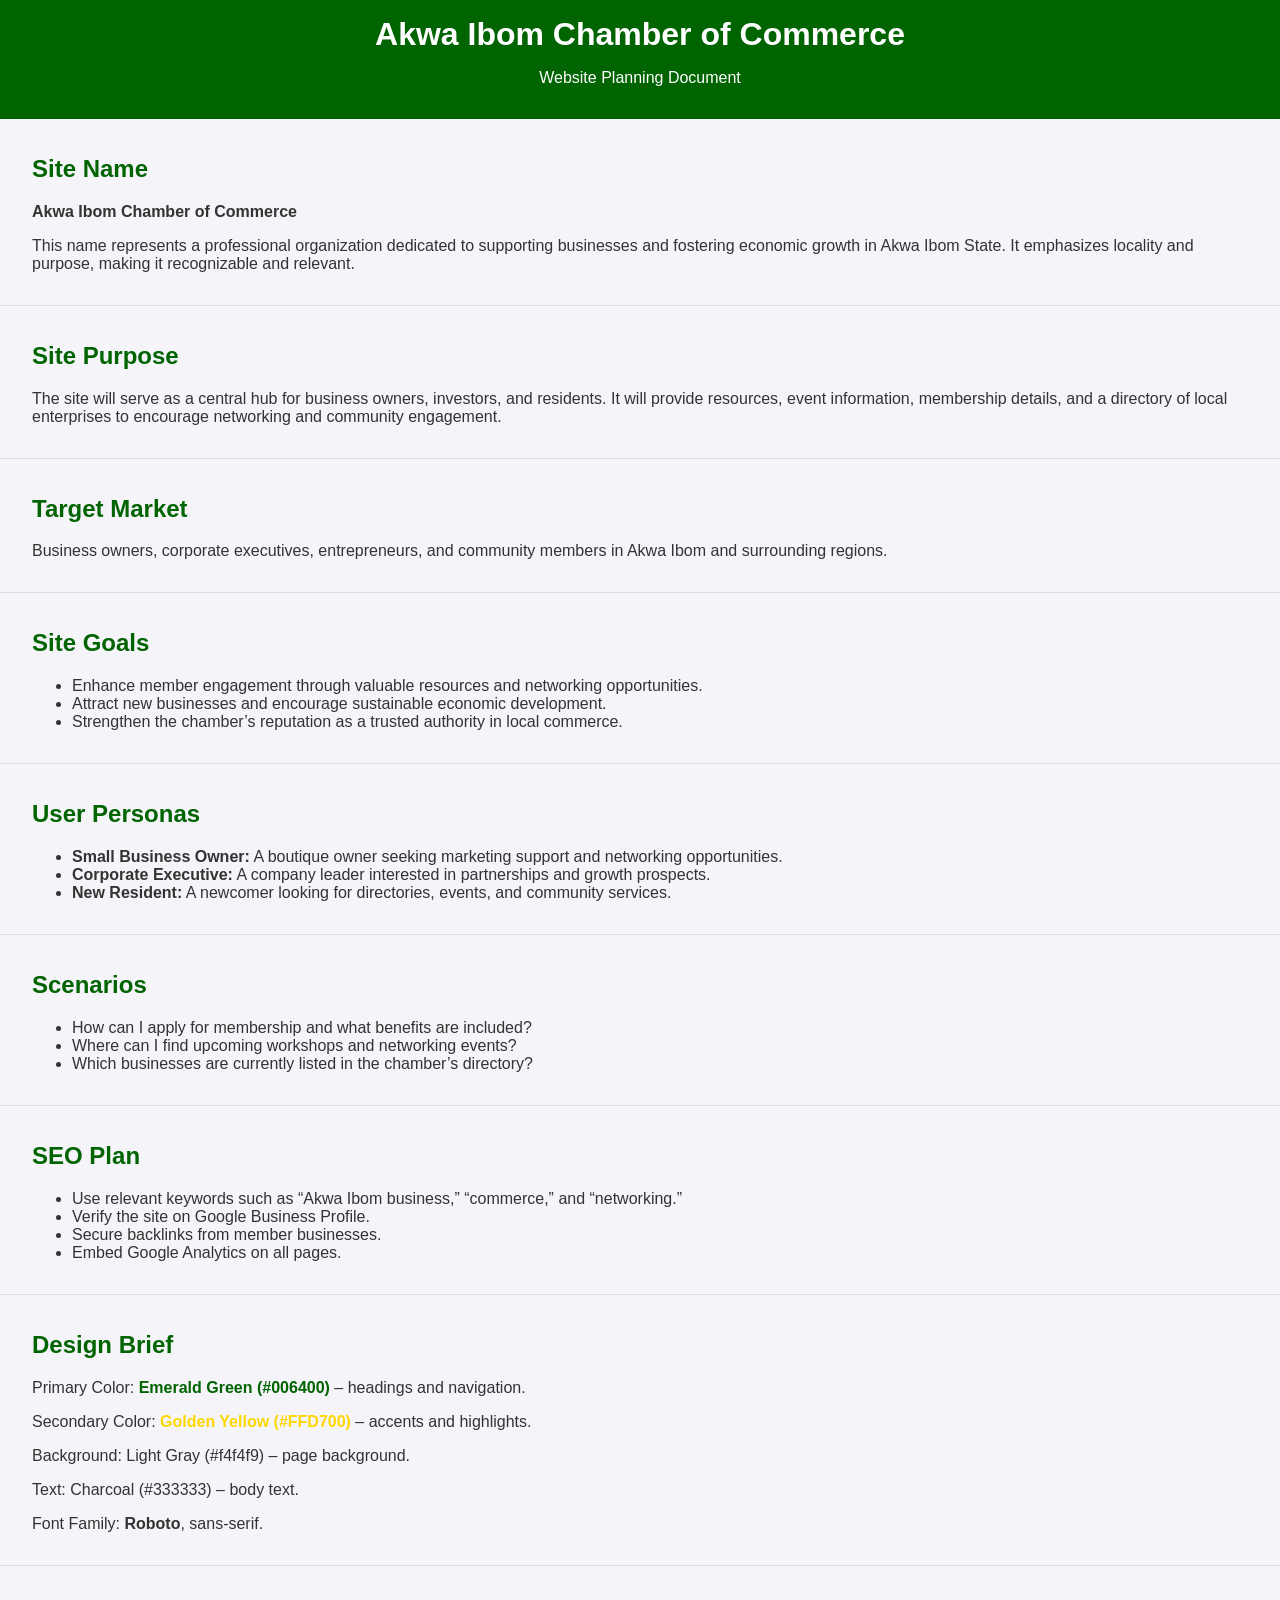
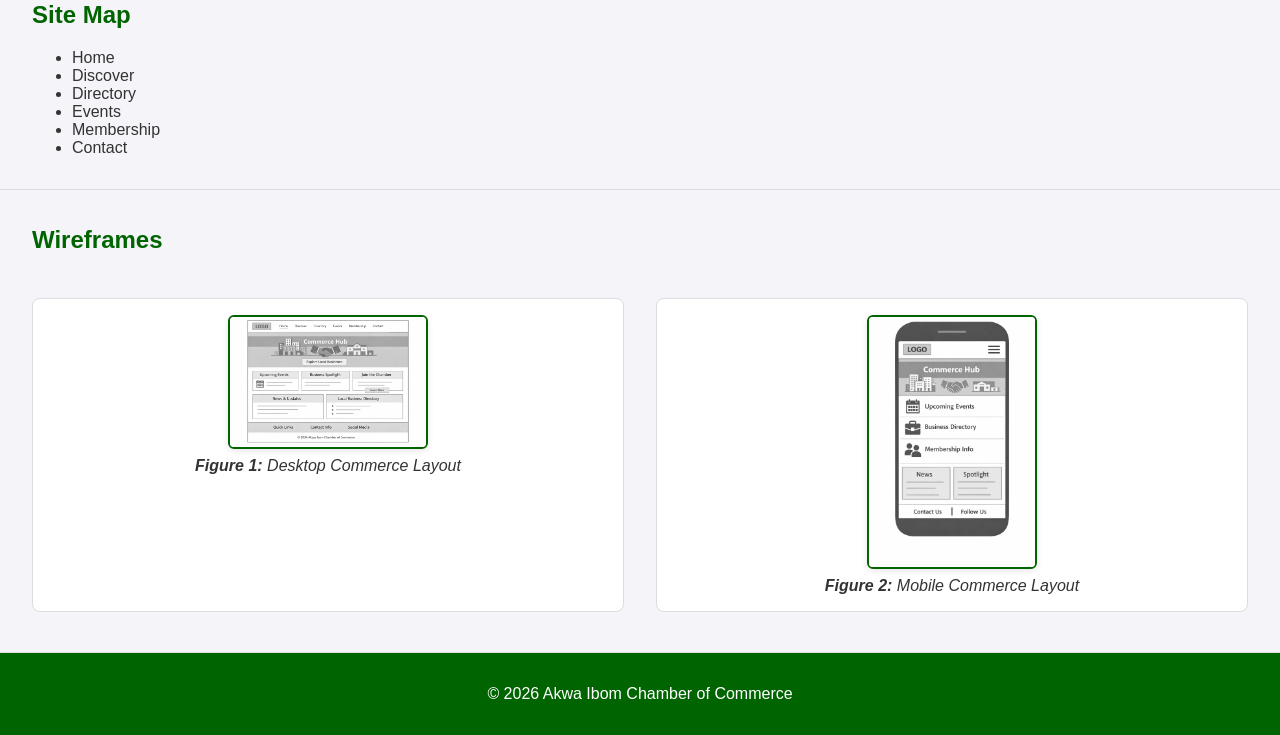
<file: project/siteplan.html>
<!DOCTYPE html>
<html lang="en">

<head>
    <meta charset="UTF-8">
    <meta name="description" content="Website planning document for Akwa Ibom Chamber of Commerce">
    <meta name="author" content="Usanga, Mfon-Obong">
    <meta name="viewport" content="width=device-width, initial-scale=1.0">
    <title>Site Plan | Akwa Ibom Chamber of Commerce</title>
    <link rel="stylesheet" href="siteplan.css">
</head>

<body>
    <header>
        <h1>Akwa Ibom Chamber of Commerce</h1>
        <p>Website Planning Document</p>
    </header>

    <main>
        <section>
            <h2>Site Name</h2>
            <p><strong>Akwa Ibom Chamber of Commerce</strong></p>
            <p>This name represents a professional organization dedicated to supporting businesses and fostering
                economic growth in Akwa Ibom State. It emphasizes locality and purpose, making it recognizable and
                relevant.</p>
        </section>

        <section>
            <h2>Site Purpose</h2>
            <p>The site will serve as a central hub for business owners, investors, and residents. It will provide
                resources, event information, membership details, and a directory of local enterprises to encourage
                networking and community engagement.</p>
        </section>

        <section>
            <h2>Target Market</h2>
            <p>Business owners, corporate executives, entrepreneurs, and community members in Akwa Ibom and surrounding
                regions.</p>
        </section>

        <section>
            <h2>Site Goals</h2>
            <ul>
                <li>Enhance member engagement through valuable resources and networking opportunities.</li>
                <li>Attract new businesses and encourage sustainable economic development.</li>
                <li>Strengthen the chamber’s reputation as a trusted authority in local commerce.</li>
            </ul>
        </section>

        <section>
            <h2>User Personas</h2>
            <ul>
                <li><strong>Small Business Owner:</strong> A boutique owner seeking marketing support and networking
                    opportunities.</li>
                <li><strong>Corporate Executive:</strong> A company leader interested in partnerships and growth
                    prospects.</li>
                <li><strong>New Resident:</strong> A newcomer looking for directories, events, and community services.
                </li>
            </ul>
        </section>

        <section>
            <h2>Scenarios</h2>
            <ul>
                <li>How can I apply for membership and what benefits are included?</li>
                <li>Where can I find upcoming workshops and networking events?</li>
                <li>Which businesses are currently listed in the chamber’s directory?</li>
            </ul>
        </section>

        <section>
            <h2>SEO Plan</h2>
            <ul>
                <li>Use relevant keywords such as “Akwa Ibom business,” “commerce,” and “networking.”</li>
                <li>Verify the site on Google Business Profile.</li>
                <li>Secure backlinks from member businesses.</li>
                <li>Embed Google Analytics on all pages.</li>
            </ul>
        </section>

        <section>
            <h2>Design Brief</h2>
            <p>Primary Color: <span class="primary">Emerald Green (#006400)</span> – headings and navigation.</p>
            <p>Secondary Color: <span class="secondary">Golden Yellow (#FFD700)</span> – accents and highlights.</p>
            <p>Background: Light Gray (#f4f4f9) – page background.</p>
            <p>Text: Charcoal (#333333) – body text.</p>
            <p>Font Family: <strong>Roboto</strong>, sans-serif.</p>
        </section>

        <section>
            <h2>Site Map</h2>
            <ul>
                <li>Home</li>
                <li>Discover</li>
                <li>Directory</li>
                <li>Events</li>
                <li>Membership</li>
                <li>Contact</li>
            </ul>
        </section>

        <section>
            <h2>Wireframes</h2>
            <div class="wireframe-container">
                <figure>
                    <img src="images/desktop-wireframe.png"
                        alt="Desktop wireframe layout of Akwa Ibom Chamber of Commerce website showing commerce hub banner, events, business spotlight, and directory sections">
                    <figcaption><strong>Figure 1:</strong> Desktop Commerce Layout</figcaption>
                </figure>
                <figure>
                    <img src="images/mobile-wireframe.png"
                        alt="Mobile wireframe layout of Akwa Ibom Chamber of Commerce website showing commerce hub banner, events, directory, and membership sections in stacked format">
                    <figcaption><strong>Figure 2:</strong> Mobile Commerce Layout</figcaption>
                </figure>
            </div>
        </section>
    </main>

    <footer>
        <p>&copy; <span id="year"></span> Akwa Ibom Chamber of Commerce</p>
    </footer>
    <script>
        document.getElementById("year").textContent = new Date().getFullYear();
    </script>
</body>

</html>
</file>
<file: chamber/styles/small.css>
* {
    margin: 0;
    padding: 0;
    box-sizing: border-box;
}

:root {
    --primary: #0B3D91;
    --secondary: #D4AF37;
    --light: #ffffff;
    --dark: #333333;
    --background: #f4f4f4;
    --border: rgb(204, 204, 204);
}

body {
    font-family: "Roboto", sans-serif;
    background: var(--background);
    color: var(--dark);
    line-height: 1.6;
}

header {
    background: var(--primary);
    color: var(--light);
    border-top: 8px solid var(--secondary);
    border-bottom: 8px solid var(--secondary);
    box-shadow: 0 3px 10px rgba(0, 0, 0, 0.2);
}

.top-bar {
    display: flex;
    justify-content: space-between;
    align-items: center;
    padding: 1rem;
}

.hero-banner {
    width: 100%;
    height: auto;
}

.site-name h2 {
    font-size: 1.4rem;
    margin-bottom: 0.2rem;
}

.site-name p {
    font-size: 0.9rem;
}

#menu {
    background: none;
    border: none;
    color: var(--light);
    font-size: 2rem;
    cursor: pointer;
}

nav {
    display: none;
}

nav.open {
    display: block;
}

nav ul {
    list-style: none;
}

nav a {
    display: block;
    padding: 0.75rem;
    color: var(--light);
    text-decoration: none;
    font-size: 0.95rem;
    font-weight: 600;
    border-top: 1px solid rgba(255, 255, 255, 0.2);
    transition: 0.3s;
}

nav a:hover,
nav a.active {
    background: var(--secondary);
    color: var(--primary);
}

main {
    max-width: 1200px;
    margin: auto;
    padding: 1rem;
}

.hero {
    position: relative;
}

.hero img {
    width: 100%;
    display: block;
}

.hero-text {
    position: absolute;
    top: 50%;
    left: 50%;
    transform: translate(-50%, -50%);
    text-align: center;
    background: rgba(11, 61, 145, 0.75);
    padding: 1rem;
    border-radius: 8px;
}

.hero-text h1 {
    color: var(--light);
    font-size: 1.8rem;
    margin-bottom: 1rem;
    text-shadow: 2px 2px 6px rgba(0, 0, 0, 0.7);
}

.cta-button {
    display: inline-block;
    padding: 1rem 2rem;
    background: var(--secondary);
    color: var(--primary);
    text-decoration: none;
    font-weight: bold;
    border-radius: 6px;
    transition: 0.3s;
}

.cta-button:hover {
    background: var(--primary);
    color: var(--light);
}

.home-grid {
    display: grid;
    gap: 1rem;
    padding: 1rem 0;
}

.events,
.weather,
.spotlights {
    background: var(--light);
    padding: 1rem;
    border-radius: 8px;
    box-shadow: 0 2px 6px rgba(0, 0, 0, 0.1);
}

.events h2,
.weather h2,
.spotlights h2 {
    color: var(--primary);
    margin-bottom: 1rem;
}

.view-buttons {
    display: flex;
    justify-content: center;
    gap: 1rem;
    margin-bottom: 2rem;
}

.view-buttons button {
    background: var(--primary);
    color: var(--light);
    border: 2px solid var(--secondary);
    padding: 0.8rem 1.5rem;
    border-radius: 5px;
    cursor: pointer;
    font-weight: bold;
    transition: 0.3s;
}

.view-buttons button:hover {
    background: var(--secondary);
    color: var(--primary);
}

#members.grid {
    display: grid;
    grid-template-columns: 1fr;
    gap: 1.5rem;
}

#members.list {
    display: flex;
    flex-direction: column;
}

.member-card {
    background: var(--light);
    border: 3px solid var(--secondary);
    border-radius: 10px;
    padding: 1.5rem;
    text-align: center;
    box-shadow: 0 4px 8px rgba(0, 0, 0, 0.15);
    transition: transform 0.3s;
}

.member-card:hover {
    transform: translateY(-5px);
}

.member-card img {
    width: 60px;
    height: 60px;
    object-fit: contain;
    margin-bottom: 0.75rem;
}

.member-card h3 {
    color: var(--primary);
    margin-bottom: 0.6rem;
}

.member-card p {
    margin-bottom: 0.4rem;
}

.member-card a {
    display: inline-block;
    margin-top: 0.5rem;
    color: var(--primary);
    text-decoration: none;
    font-weight: bold;
}

.member-card a:hover {
    color: var(--secondary);
}

#members.list .member-card {
    border: none;
    border-bottom: 1px solid var(--border);
    border-radius: 0;
    box-shadow: none;
    background: var(--light);
    text-align: left;
    padding: 1rem;
}

#members.list .member-card:nth-child(even) {
    background: var(--background);
}

#members.list .member-card:hover {
    transform: none;
}

#members.list .member-card img {
    display: none;
}

footer {
    background: var(--primary);
    color: var(--light);
    border-top: 8px solid var(--secondary);
    text-align: center;
    padding: 2rem 1rem;
    margin-top: 3rem;
}

.contact-info {
    margin-bottom: 1rem;
}

.contact-info h2 {
    color: var(--secondary);
    margin-bottom: 0.5rem;
}

.contact-info p {
    margin: 0.3rem 0;
}

.social {
    display: flex;
    justify-content: center;
    align-items: center;
    gap: 12px;
    margin: 1rem 0;
}

.social a {
    display: inline-flex;
    align-items: center;
    justify-content: center;
}

.social img {
    width: 24px;
    height: 24px;
    display: block;
    transition: transform 0.3s;
}

.social img:hover {
    transform: scale(1.15);
}

.development-info {
    margin-top: 1rem;
}

.development-info p {
    margin: 0.3rem 0;
    font-size: 0.9rem;
}

.visitor-message {
    background: var(--light);
    padding: 1rem;
    margin-bottom: 1.5rem;
    border-left: 6px solid var(--secondary);
    border-radius: 8px;
    box-shadow: 0 2px 6px rgba(0, 0, 0, .1);
}

.visitor-message h2 {
    color: var(--primary);
    margin-bottom: .5rem;
}

.discover-grid {
    display: grid;
    gap: 1.5rem;
}

.discover-card {
    background: white;
    border-radius: 10px;
    overflow: hidden;
    box-shadow: 0 3px 8px rgba(0, 0, 0, .15);
}

.discover-card img {
    width: 100%;
    display: block;
}

.discover-card div {
    padding: 1rem;
}

.discover-card h2 {
    color: var(--primary);
    margin-bottom: .5rem;
}

.discover-card address {
    font-style: normal;
    color: #666;
    margin-bottom: .8rem;
}

.discover-card p {
    margin-bottom: 1rem;
}

.discover-card button {
    background: var(--primary);
    color: white;
    border: none;
    padding: .8rem 1.2rem;
    border-radius: 5px;
    cursor: pointer;
}

.discover-card button:hover {
    background: var(--secondary);
    color: var(--primary);
}

.join-layout {
    display: grid;
    gap: 2rem;
    margin-top: 2rem;
}

form {
    background: var(--light);
    padding: 1.5rem;
    border-radius: 10px;
    box-shadow: 0 3px 10px rgba(0, 0, 0, .15);
}

form label {
    display: block;
    margin-bottom: 1rem;
    font-weight: 600;
}

form input,
form select,
form textarea {
    width: 100%;
    padding: .8rem;
    margin-top: .4rem;
    border: 1px solid #ccc;
    border-radius: 5px;
    font-size: 1rem;
}

textarea {
    resize: vertical;
}

.submit-btn {
    background: var(--primary);
    color: white;
    border: none;
    padding: 1rem;
    margin-top: 1rem;
    width: 100%;
    border-radius: 6px;
    cursor: pointer;
    font-size: 1rem;
    font-weight: bold;
}

.submit-btn:hover {
    background: var(--secondary);
    color: var(--primary);
}

.membership-cards {
    display: grid;
    gap: 1rem;
}

.membership-card {
    background: white;
    border: 3px solid var(--secondary);
    border-radius: 10px;
    padding: 1.5rem;
    text-align: center;

    opacity: 0;

    transform: translateY(40px);

    animation: fadeUp .8s forwards;
}

.membership-card:nth-child(2) {
    animation-delay: .2s;
}

.membership-card:nth-child(3) {
    animation-delay: .4s;
}

.membership-card:nth-child(4) {
    animation-delay: .6s;
}

.membership-card h2 {
    color: var(--primary);
}

.membership-card p {
    margin: 1rem 0;
}

.membership-card button {

    background: var(--primary);

    color: white;

    border: none;

    padding: .8rem 1.2rem;

    border-radius: 5px;

    cursor: pointer;

}

.membership-card button:hover {

    background: var(--secondary);

    color: var(--primary);

}

@keyframes fadeUp {

    from {

        opacity: 0;

        transform: translateY(40px);

    }

    to {

        opacity: 1;

        transform: translateY(0);

    }

}

dialog {

    width: min(500px, 90%);

    border: none;

    border-radius: 10px;

    padding: 2rem;

}

dialog::backdrop {

    background: rgba(0, 0, 0, .6);

}

dialog h2 {

    color: var(--primary);

    margin-bottom: 1rem;

}

dialog ul {

    padding-left: 1.5rem;

    margin-bottom: 1rem;

}

.closeDialog {

    background: var(--primary);

    color: white;

    border: none;

    padding: .8rem 1.5rem;

    border-radius: 5px;

    cursor: pointer;

}

.thankyou-card {

    background: white;

    max-width: 700px;

    margin: 2rem auto;

    padding: 2rem;

    border-radius: 10px;

    box-shadow: 0 3px 10px rgba(0, 0, 0, .15);

}

.thankyou-card h2 {

    color: var(--primary);

    margin: 1rem 0;

}

.thankyou-card p {

    margin: .8rem 0;

}
</file>
<file: chamber/styles/larger.css>
@media screen and (min-width: 768px) {

    .top-bar {
        max-width: 900px;
        margin: 0 auto;
        padding: 1rem 2rem;
    }

    .logo {
        width: 90px;
    }

    .site-name h2 {
        font-size: 2rem;
    }

    .site-name p {
        font-size: 1rem;
    }

    .hero-banner {
        width: 100%;
        height: 200px;
        object-fit: cover;
    }

    #menu {
        display: none;
    }

    nav {
        display: block;
        background: var(--primary);
    }

    nav ul {
        display: flex;
        justify-content: center;
        align-items: center;
        list-style: none;
        max-width: 1200px;
        margin: 0 auto;
    }

    nav li {
        flex: 1;
        text-align: center;
    }

    nav a {
        border-top: none;
        border-left: 1px solid rgba(255, 255, 255, 0.15);
        padding: 1rem;
    }

    nav li:first-child a {
        border-left: none;
    }

    .home-grid {
        grid-template-columns: repeat(3, 1fr);
    }

    #members.grid {
        grid-template-columns: repeat(auto-fit, minmax(280px, 1fr));
    }

    #members.list .member-card {
        display: block;
        text-align: left;
        padding: 1rem;
    }

    #members.list .member-card img {
        display: none;
    }

    footer {
        display: grid;
        grid-template-columns: 1fr auto 1fr;
        align-items: center;
        gap: 2rem;
        text-align: left;
        padding: 2rem;
    }

    .contact-info {
        margin: 0;
    }

    .social img {
        width: 22px;
        height: 22px;
        object-fit: contain;
        display: block;
    }

    .development-info {
        text-align: right;
        margin: 0;
    }
}

@media screen and (min-width:768px) {

    .discover-grid {

        display: grid;

        grid-template-columns: repeat(2, 1fr);

        gap: 2rem;

    }

    .discover-card {

        display: grid;

        grid-template-columns: 300px 1fr;

        align-items: center;

    }

    .discover-card img {

        height: 100%;

        object-fit: cover;

        transition: .4s;

    }

    .discover-card img:hover {

        transform: scale(1.05);

    }

}

@media screen and (min-width:768px) {

    .join-layout {

        display: grid;

        grid-template-columns: 2fr 1fr;

        align-items: start;

        gap: 2rem;

    }

    .membership-cards {

        position: sticky;

        top: 1rem;

    }

}
</file>
<file: styles/prophets.css>
body {
    font-family: 'Roboto', sans-serif;
    margin: 0;
    padding: 0;
    background: #f9f9f9;
}

header,
footer {
    text-align: center;
    background: #004080;
    color: white;
    padding: 1rem;
}

main {
    padding: 1rem;
}

#cards {
    display: grid;
    grid-template-columns: repeat(auto-fit, minmax(250px, 1fr));
    gap: 1rem;
}

section {
    background: white;
    border: 1px solid #ddd;
    border-radius: 8px;
    padding: 1rem;
    text-align: center;
    box-shadow: 0 2px 5px rgba(0, 0, 0, 0.1);
}

section h2 {
    font-size: 1.2rem;
    margin-bottom: 0.5rem;
}

section img {
    max-width: 100%;
    height: auto;
    border-radius: 4px;
}
</file>
<file: project/siteplan.css>
body {
    font-family: 'Roboto', sans-serif;
    margin: 0;
    background: #f4f4f9;
    color: #333;
}

header {
    background: #006400;
    color: white;
    text-align: center;
    padding: 1rem;
}

header h1 {
    margin: 0;
}

section {
    padding: 1rem 2rem;
    border-bottom: 1px solid #ddd;
}

h2 {
    color: #006400;
}

.primary {
    color: #006400;
    font-weight: bold;
}

.secondary {
    color: #FFD700;
    font-weight: bold;
}

figure {
    text-align: center;
    margin: 1.5rem auto;
    background: #ffffff;
    padding: 1rem;
    border: 1px solid #ddd;
    border-radius: 8px;
}

img {
    display: block;
    margin: 0 auto;
    max-width: 35%;
    max-height: 250px;
    height: auto;
    border: 2px solid #006400;
    border-radius: 6px;
    box-shadow: 0 2px 6px rgba(0, 0, 0, 0.1);
}

figcaption {
    font-style: italic;
    color: #333;
    margin-top: 0.5rem;
}

footer {
    background: #006400;
    color: white;
    text-align: center;
    padding: 1rem;
}

.wireframe-container {
    display: flex;
    justify-content: center;
    gap: 2rem;
    flex-wrap: wrap;
}

.wireframe-container figure {
    flex: 1 1 250px;
}

@media (max-width: 768px) {
    body {
        font-size: 16px;
    }

    section {
        padding: 1rem;
    }

    img {
        max-width: 70%;
        max-height: 200px;
        border-width: 1.5px;
    }

    header h1 {
        font-size: 1.5rem;
    }

    h2 {
        font-size: 1.2rem;
    }

    figcaption {
        font-size: 0.9rem;
    }
}
</file>
